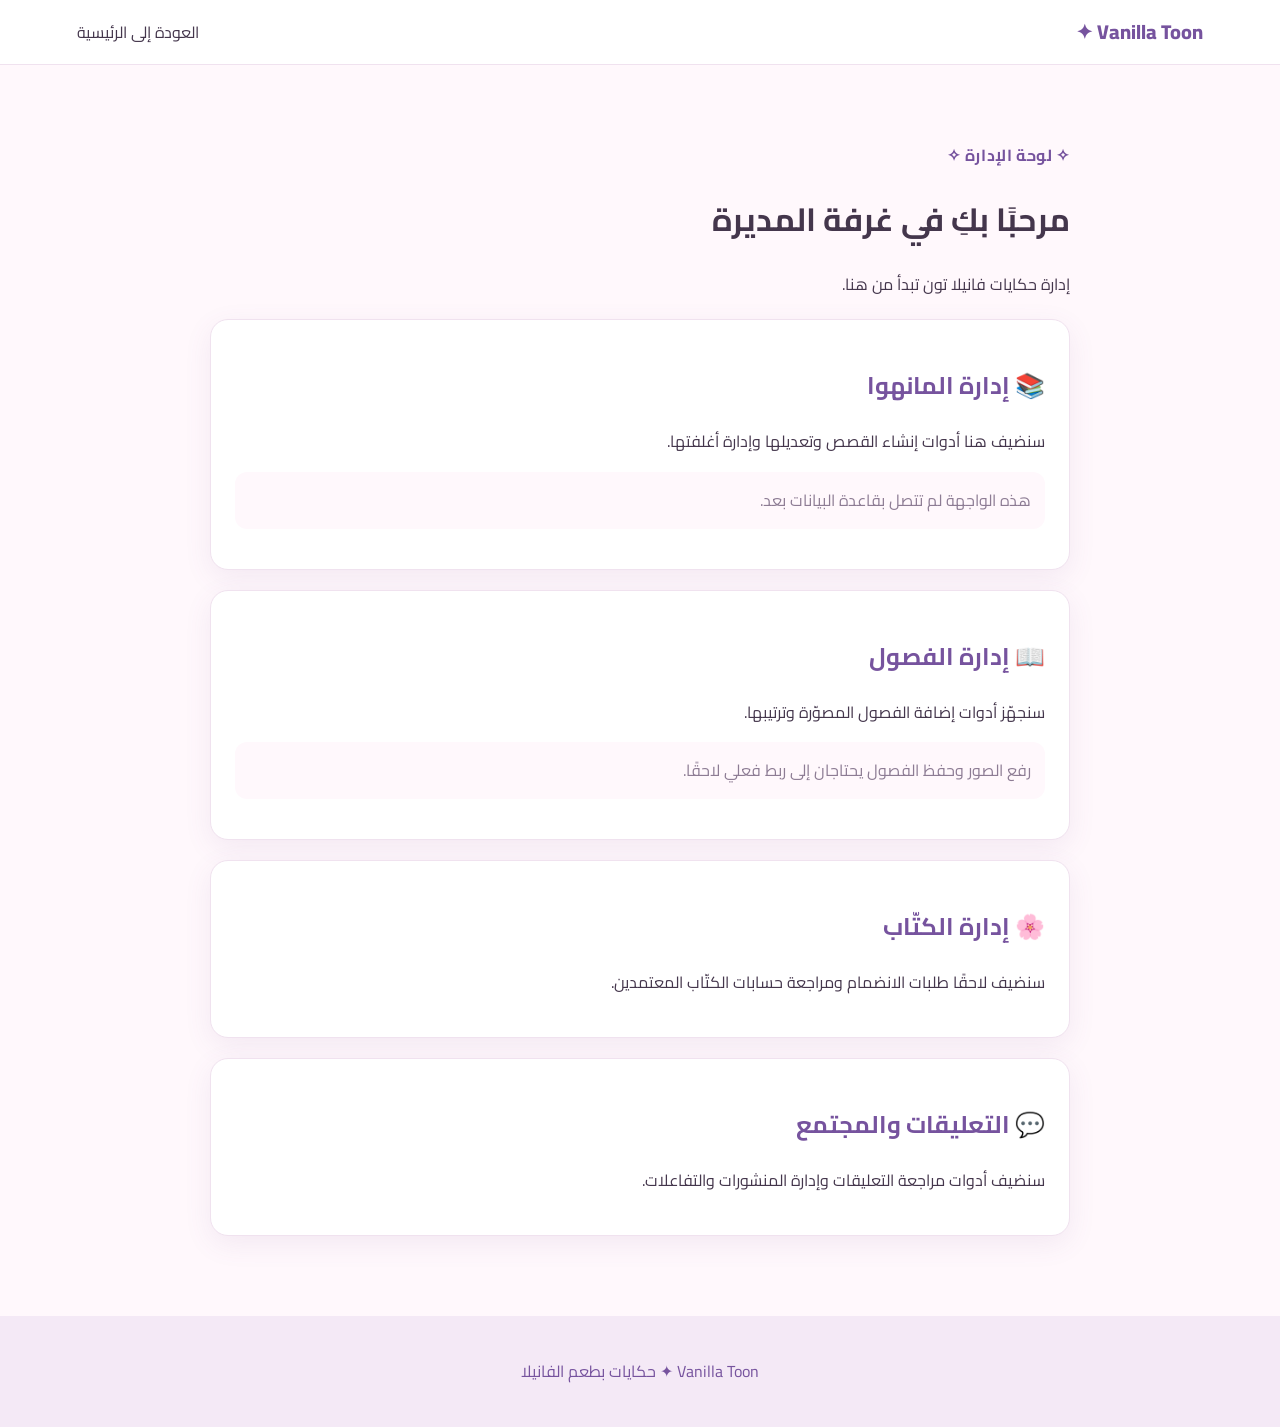
<file: manager.html>
<!DOCTYPE html>
<html lang="ar" dir="rtl">
<head>
  <meta charset="UTF-8">
  <meta name="viewport" content="width=device-width, initial-scale=1.0">
  <title>مديرة الموقع | Vanilla Toon</title>
  <link rel="stylesheet" href="assets/css/style.css">
  <style>
    .manager-page {
      max-width: 900px;
      margin: 40px auto;
      padding: 20px;
    }

    .manager-card {
      margin: 20px 0;
      padding: 24px;
      background: var(--surface);
      border: 1px solid var(--border);
      border-radius: 18px;
      box-shadow: var(--shadow);
    }

    .manager-card h2 {
      color: var(--purple-dark);
    }

    .manager-note {
      padding: 14px;
      background: var(--bg);
      border-radius: 12px;
      color: var(--muted);
    }

    .back-link {
      display: inline-block;
      margin-bottom: 20px;
      color: var(--purple-dark);
    }
  </style>
</head>
<body>
  <header class="site-header">
    <a class="logo" href="index.html">Vanilla Toon ✦</a>
    <a href="index.html">العودة إلى الرئيسية</a>
  </header>

  <main class="manager-page">
    <p class="eyebrow">✧ لوحة الإدارة ✧</p>
    <h1>مرحبًا بكِ في غرفة المديرة</h1>
    <p>إدارة حكايات فانيلا تون تبدأ من هنا.</p>

    <section class="manager-card">
      <h2>📚 إدارة المانهوا</h2>
      <p>سنضيف هنا أدوات إنشاء القصص وتعديلها وإدارة أغلفتها.</p>
      <p class="manager-note">هذه الواجهة لم تتصل بقاعدة البيانات بعد.</p>
    </section>

    <section class="manager-card">
      <h2>📖 إدارة الفصول</h2>
      <p>سنجهّز أدوات إضافة الفصول المصوّرة وترتيبها.</p>
      <p class="manager-note">رفع الصور وحفظ الفصول يحتاجان إلى ربط فعلي لاحقًا.</p>
    </section>

    <section class="manager-card">
      <h2>🌸 إدارة الكتّاب</h2>
      <p>سنضيف لاحقًا طلبات الانضمام ومراجعة حسابات الكتّاب المعتمدين.</p>
    </section>

    <section class="manager-card">
      <h2>💬 التعليقات والمجتمع</h2>
      <p>سنضيف أدوات مراجعة التعليقات وإدارة المنشورات والتفاعلات.</p>
    </section>
  </main>

  <footer>
    <p>Vanilla Toon ✦ حكايات بطعم الفانيلا</p>
  </footer>
</body>
  </html>
</file>
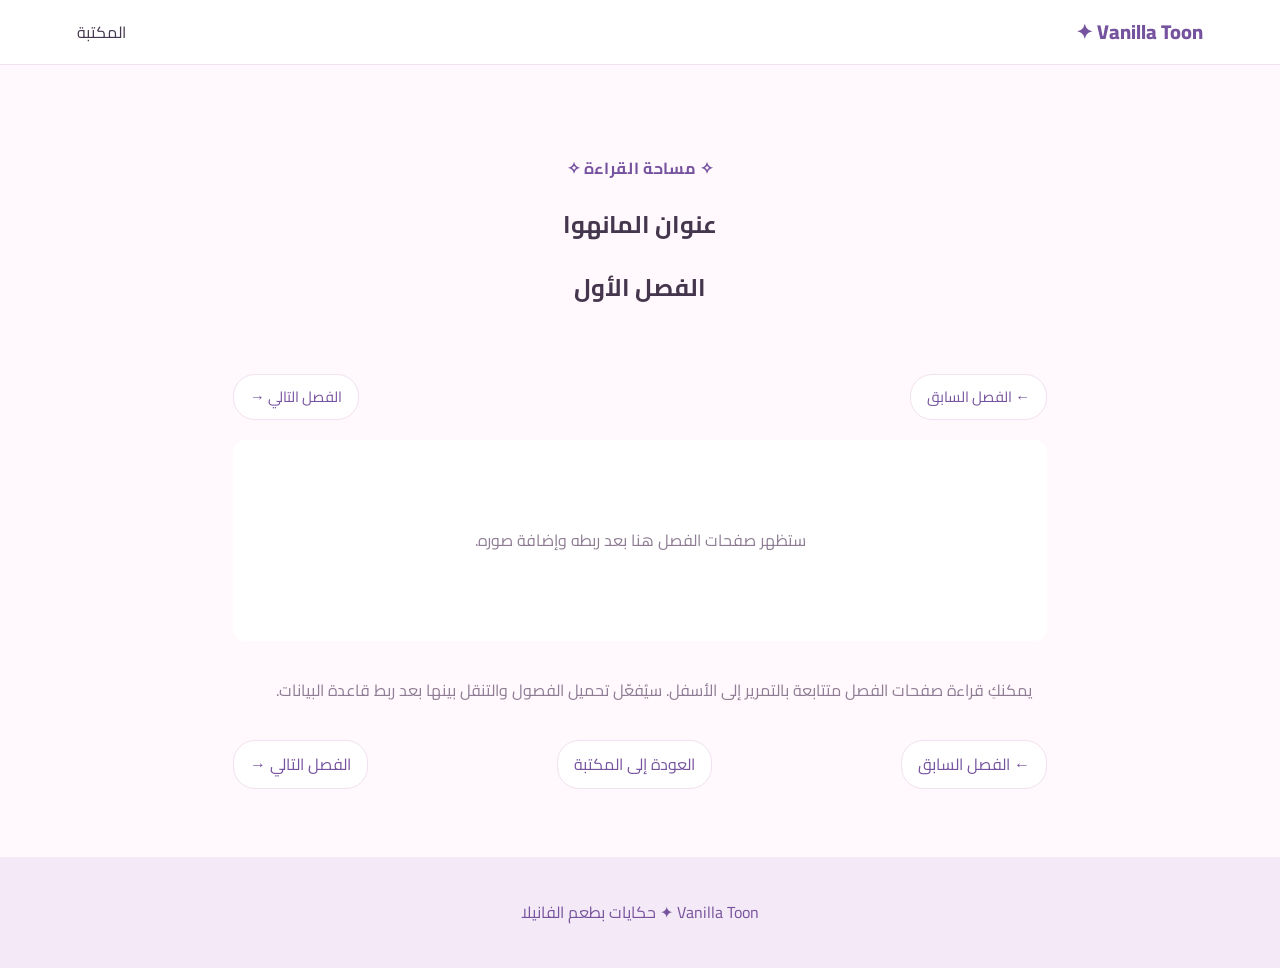
<file: reader.html>
<!DOCTYPE html>
<html lang="ar" dir="rtl">
<head>
  <meta charset="UTF-8">
  <meta name="viewport" content="width=device-width, initial-scale=1.0">
  <title>قراءة المانهوا | Vanilla Toon</title>
  <link rel="stylesheet" href="assets/css/style.css">
  <style>
    .reader-page {
      max-width: 850px;
      margin: 30px auto;
      padding: 18px;
    }

    .reader-heading {
      text-align: center;
      padding: 25px 10px;
    }

    .chapter-controls {
      display: flex;
      justify-content: space-between;
      gap: 12px;
      margin: 20px 0;
    }

    .chapter-controls a,
    .reader-button {
      padding: 9px 16px;
      border: 1px solid var(--border);
      border-radius: 22px;
      background: var(--surface);
      color: var(--purple-dark);
    }

    .chapter-images {
      display: flex;
      flex-direction: column;
      align-items: center;
      gap: 0;
      overflow: hidden;
      background: var(--surface);
      border-radius: 12px;
    }

    .chapter-images img {
      display: block;
      width: 100%;
      height: auto;
    }

    .reader-empty {
      width: 100%;
      padding: 70px 20px;
      text-align: center;
      color: var(--muted);
    }

    .reader-note {
      margin-top: 20px;
      padding: 15px;
      border-radius: 12px;
      background: var(--bg);
      color: var(--muted);
    }
  </style>
</head>
<body>
  <header class="site-header">
    <a class="logo" href="index.html">Vanilla Toon ✦</a>
    <a href="index.html">المكتبة</a>
  </header>

  <main class="reader-page">
    <section class="reader-heading">
      <p class="eyebrow">✧ مساحة القراءة ✧</p>
      <h1 id="story-title">عنوان المانهوا</h1>
      <h2 id="chapter-title">الفصل الأول</h2>
    </section>

    <nav class="chapter-controls" aria-label="التنقل بين الفصول">
      <a href="#" id="previous-chapter">← الفصل السابق</a>
      <a href="#" id="next-chapter">الفصل التالي →</a>
    </nav>

    <section id="chapter-images" class="chapter-images">
      <div class="reader-empty">
        <h3>مرحبًا بكِ في عالم الحكاية ♡</h3>
        <p>ستظهر صفحات الفصل هنا بعد إضافة الفصل وربطه بالموقع.</p>
      </div>
    </section>

    <p class="reader-note">
      يمكنكِ قراءة صفحات الفصل متتابعة بالتمرير إلى الأسفل.
      سيُفعّل تحميل الفصول والتنقل بينها بعد ربط قاعدة البيانات.
    </p>

    <div class="chapter-controls">
      <a href="#" id="previous-bottom">← الفصل السابق</a>
      <a href="index.html">العودة إلى المكتبة</a>
      <a href="#" id="next-bottom">الفصل التالي →</a>
    </div>
  </main>

  <footer>
    <p>Vanilla Toon ✦ حكايات بطعم الفانيلا</p>
  </footer>
  <script src="assets/js/reader.js"></script>
</body>
                                  </html>
</file>
<file: assets/css/style.css>
@import url('https://fonts.googleapis.com/css2?family=Cairo:wght@400;500;600;700;800&display=swap');

:root {
  --bg: #fff8fc;
  --surface: #ffffff;
  --text: #44364c;
  --muted: #8d7c94;
  --pink: #f5c7df;
  --purple: #9676bd;
  --purple-dark: #76539e;
  --border: #f0e2ef;
  --shadow: 0 8px 28px rgba(120, 80, 145, .09);
}

* {
  box-sizing: border-box;
}

html {
  scroll-behavior: smooth;
}

body {
  margin: 0;
  font-family: 'Cairo', sans-serif;
  background: var(--bg);
  color: var(--text);
  line-height: 1.8;
}

a {
  color: inherit;
  text-decoration: none;
}

button, input {
  font: inherit;
}

button {
  cursor: pointer;
}

.site-header {
  position: sticky;
  top: 0;
  z-index: 10;
  display: flex;
  align-items: center;
  justify-content: space-between;
  gap: 18px;
  padding: 14px 6%;
  background: rgba(255, 255, 255, .94);
  border-bottom: 1px solid var(--border);
  backdrop-filter: blur(12px);
}

.logo {
  color: var(--purple-dark);
  font-weight: 800;
  font-size: 1.25rem;
  white-space: nowrap;
}

nav {
  display: flex;
  flex-wrap: wrap;
  gap: 18px;
  font-size: .92rem;
}

nav a:hover {
  color: var(--purple-dark);
}

#theme-toggle {
  border: 1px solid var(--border);
  border-radius: 50%;
  width: 42px;
  height: 42px;
  background: var(--bg);
  color: var(--purple-dark);
}

.hero {
  text-align: center;
  padding: 90px 20px 100px;
  background:
    radial-gradient(ellipse at 15% 20%, #f7d9eb 0, transparent 38%),
    radial-gradient(ellipse at 85% 75%, #e8ddf8 0, transparent 40%),
    linear-gradient(135deg, #fff8fc, #fbf4ff);
}

.eyebrow {
  color: var(--purple-dark);
  font-weight: 700;
  letter-spacing: .04em;
}

.hero h1 {
  margin: 10px 0;
  font-size: clamp(2.2rem, 7vw, 4.2rem);
  line-height: 1.3;
  color: #79549b;
}

.hero > p:not(.eyebrow) {
  color: var(--muted);
  font-size: 1.1rem;
}

.main-button {
  display: inline-block;
  margin-top: 20px;
  padding: 11px 28px;
  border-radius: 28px;
  background: var(--purple);
  color: white;
  box-shadow: var(--shadow);
  transition: transform .2s, background .2s;
}

.main-button:hover {
  transform: translateY(-2px);
  background: var(--purple-dark);
}

.library, .about {
  max-width: 1150px;
  margin: auto;
  padding: 60px 22px;
}

.library h2, .about h2 {
  margin-top: 0;
  color: var(--purple-dark);
}

#search {
  display: block;
  width: 100%;
  max-width: 620px;
  margin: 25px 0 18px;
  padding: 14px 18px;
  color: var(--text);
  background: var(--surface);
  border: 1px solid var(--border);
  border-radius: 16px;
  outline: none;
}

#search:focus {
  border-color: var(--purple);
  box-shadow: 0 0 0 3px rgba(150, 118, 189, .12);
}

.categories {
  display: flex;
  flex-wrap: wrap;
  gap: 9px;
  margin-bottom: 28px;
}

.categories button {
  border: 1px solid var(--border);
  border-radius: 24px;
  padding: 7px 17px;
  background: white;
  color: var(--text);
}

.categories button:hover,
.categories button.active {
  background: var(--purple);
  color: white;
  border-color: var(--purple);
}

.story-grid {
  display: grid;
  grid-template-columns: repeat(auto-fill, minmax(210px, 1fr));
  gap: 22px;
}

.story-card {
  overflow: hidden;
  border: 1px solid var(--border);
  border-radius: 18px;
  background: var(--surface);
  box-shadow: var(--shadow);
  transition: transform .2s;
}

.story-card:hover {
  transform: translateY(-4px);
}

.story-card img {
  display: block;
  width: 100%;
  aspect-ratio: 3 / 4;
  object-fit: cover;
  background: #f5e9f5;
}

.story-card-content {
  padding: 16px;
}

.story-card h3 {
  margin: 0 0 6px;
  color: var(--purple-dark);
}

.story-card p {
  margin: 5px 0;
  color: var(--muted);
  font-size: .9rem;
}

.about {
  margin-bottom: 40px;
  border-radius: 24px;
  background: linear-gradient(120deg, #fff, #f8efff);
}

footer {
  padding: 25px 15px;
  text-align: center;
  background: #f4e9f6;
  color: #76539e;
}

.empty-state {
  padding: 35px 15px;
  text-align: center;
  color: var(--muted);
}

body.dark {
  --bg: #211b2a;
  --surface: #30273b;
  --text: #f7effb;
  --muted: #c3b2ce;
  --border: #493953;
  --purple: #b59add;
  --purple-dark: #d0b5f1;
  --pink: #694a69;
}

body.dark .site-header,
body.dark .categories button {
  background: var(--surface);
}

body.dark .hero {
  background: linear-gradient(135deg, #30243a, #242033);
}

body.dark .about,
body.dark footer {
  background: #30243a;
}

@media (max-width: 720px) {
  .site-header {
    flex-wrap: wrap;
    padding: 12px 4%;
  }

  nav {
    order: 3;
    width: 100%;
    justify-content: center;
    gap: 8px 15px;
    font-size: .83rem;
  }

  .hero {
    padding: 65px 18px 75px;
  }

  .library, .about {
    padding: 40px 17px;
  }

  .story-grid {
    grid-template-columns: repeat(2, minmax(0, 1fr));
    gap: 13px;
  }

  .story-card-content {
    padding: 11px;
  }
}
</file>
